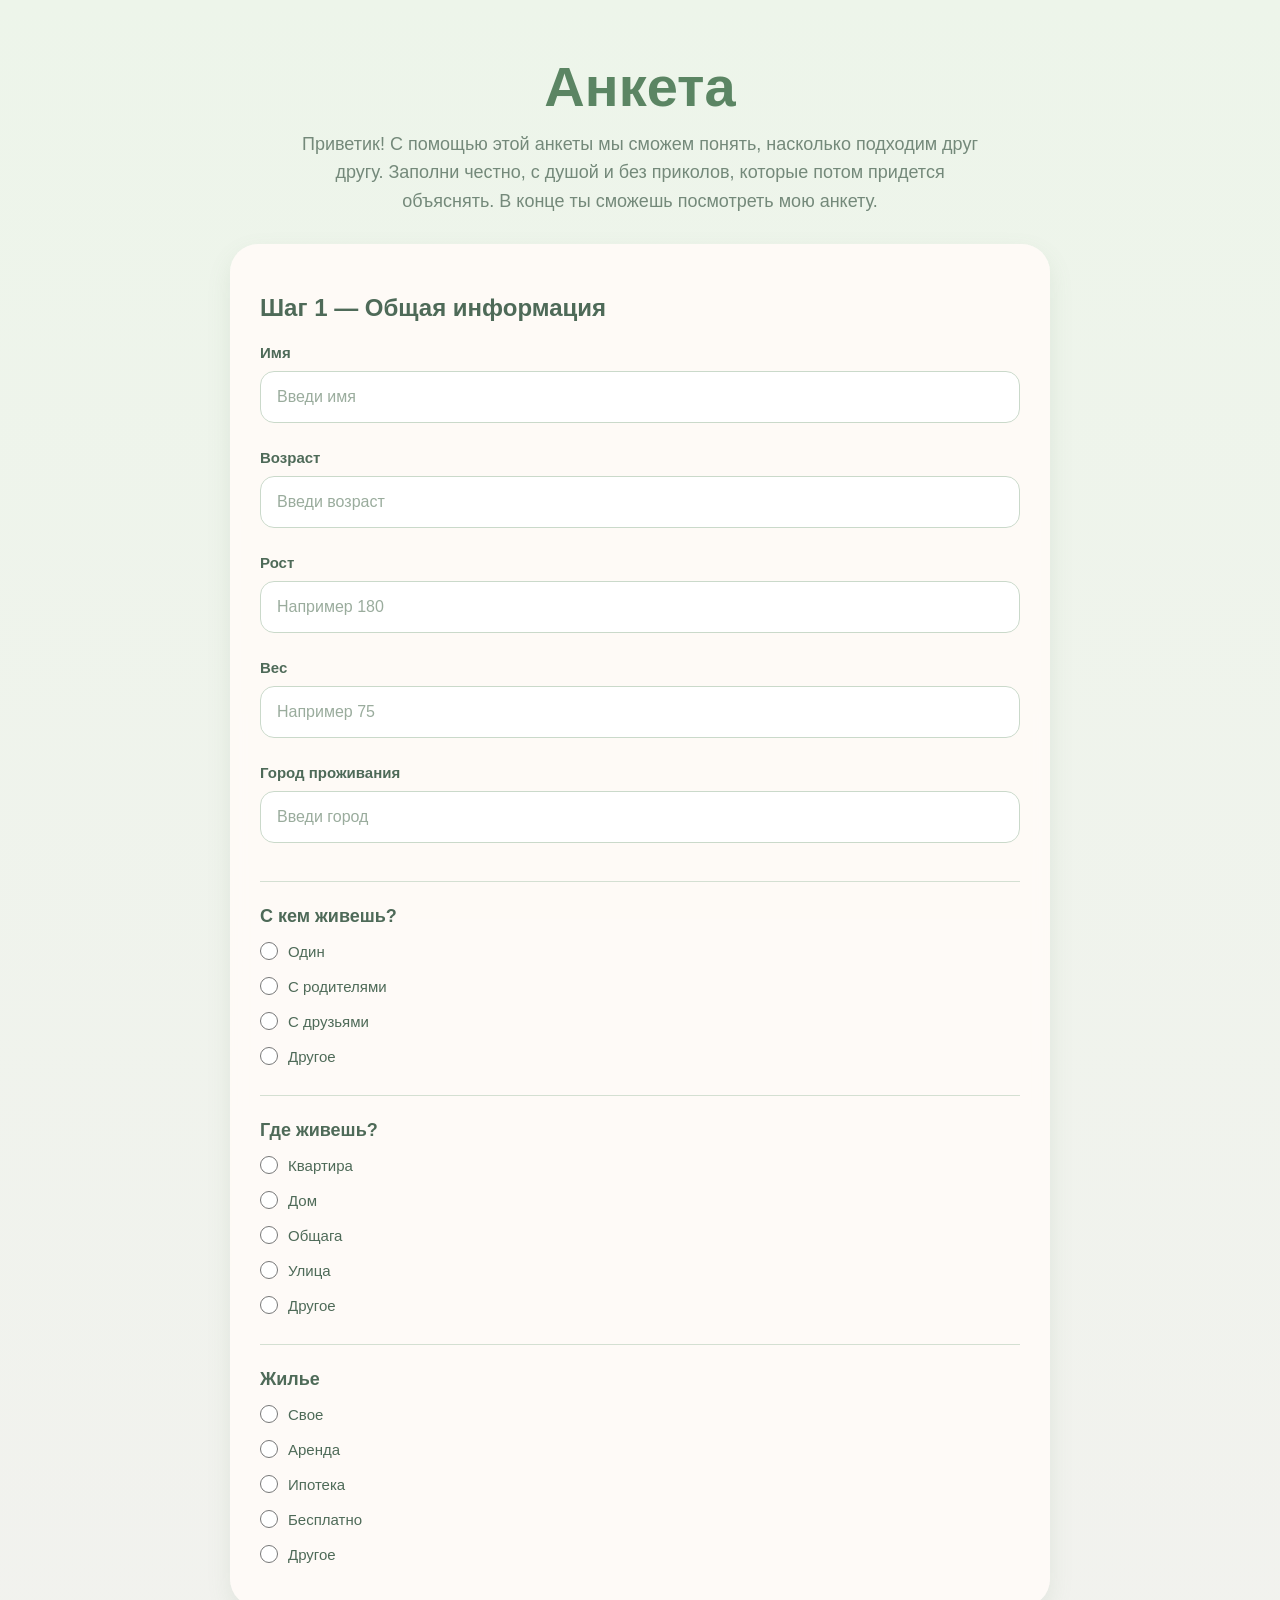
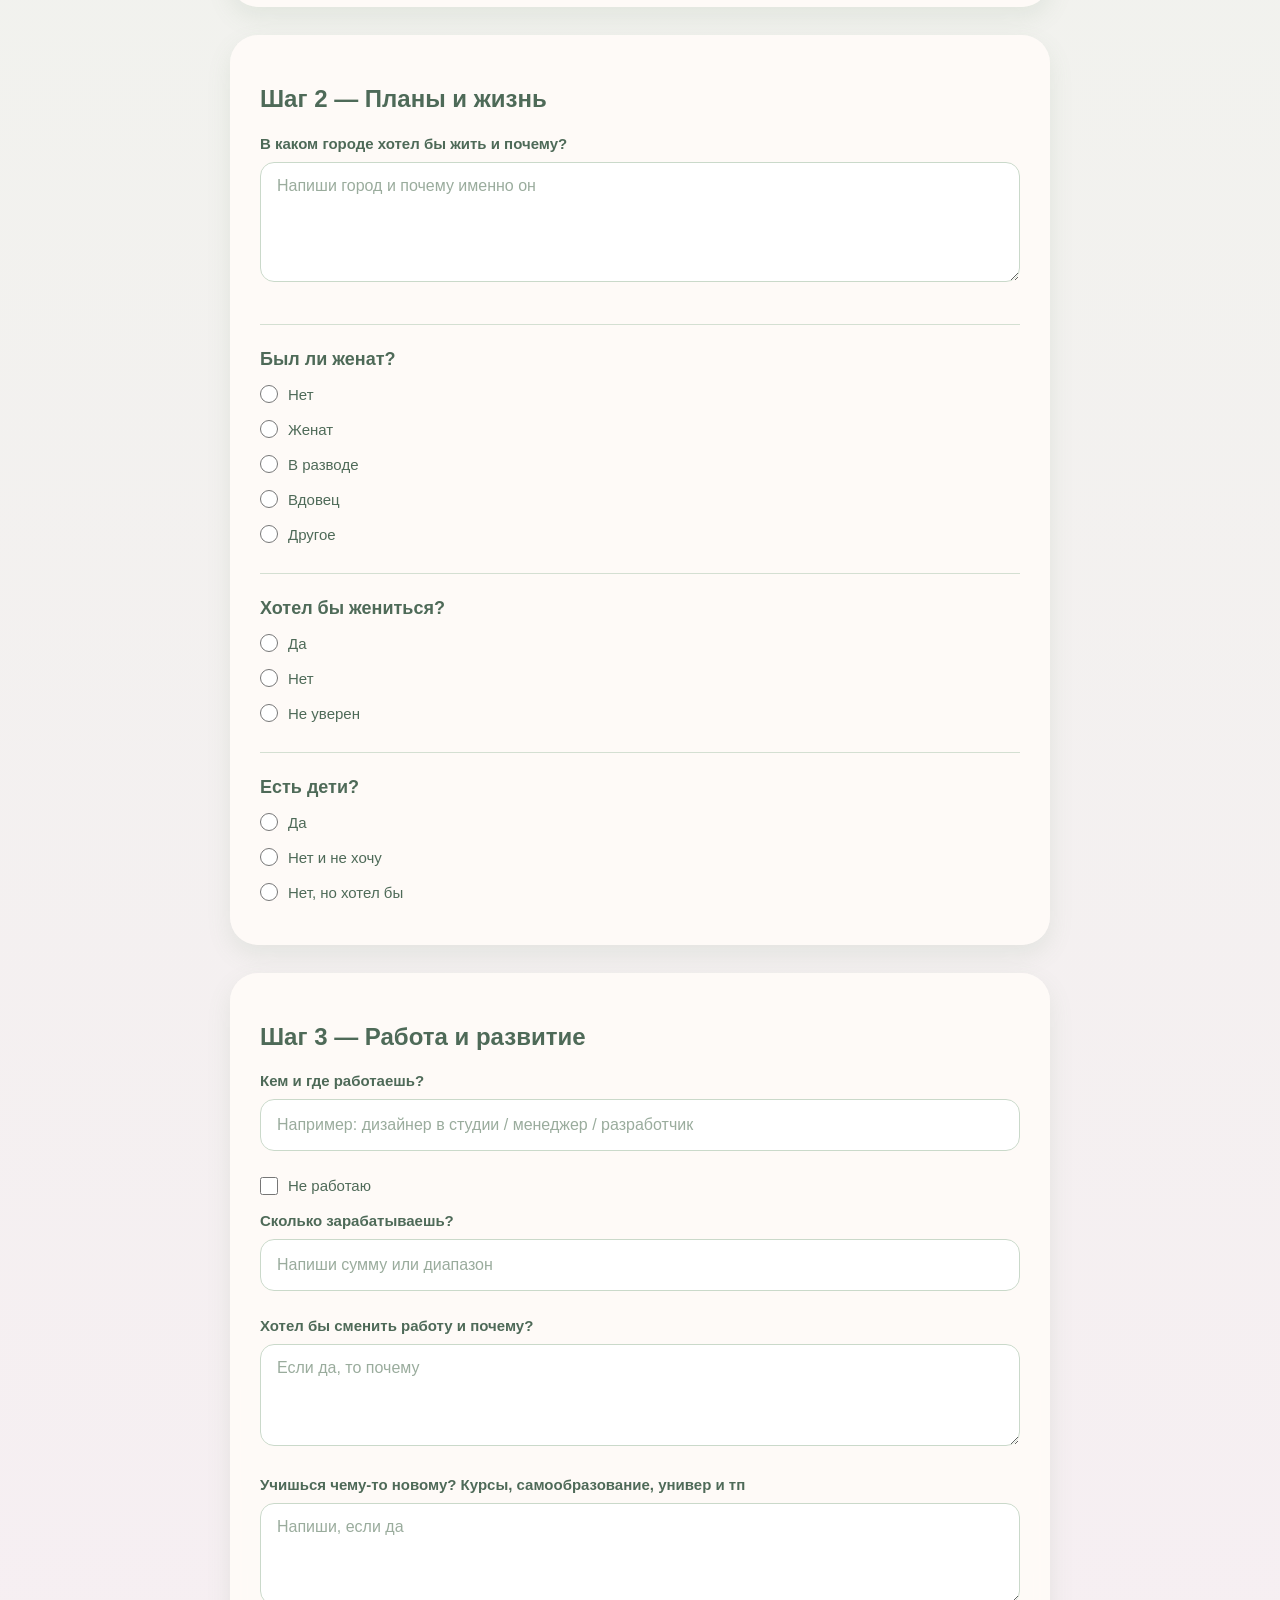
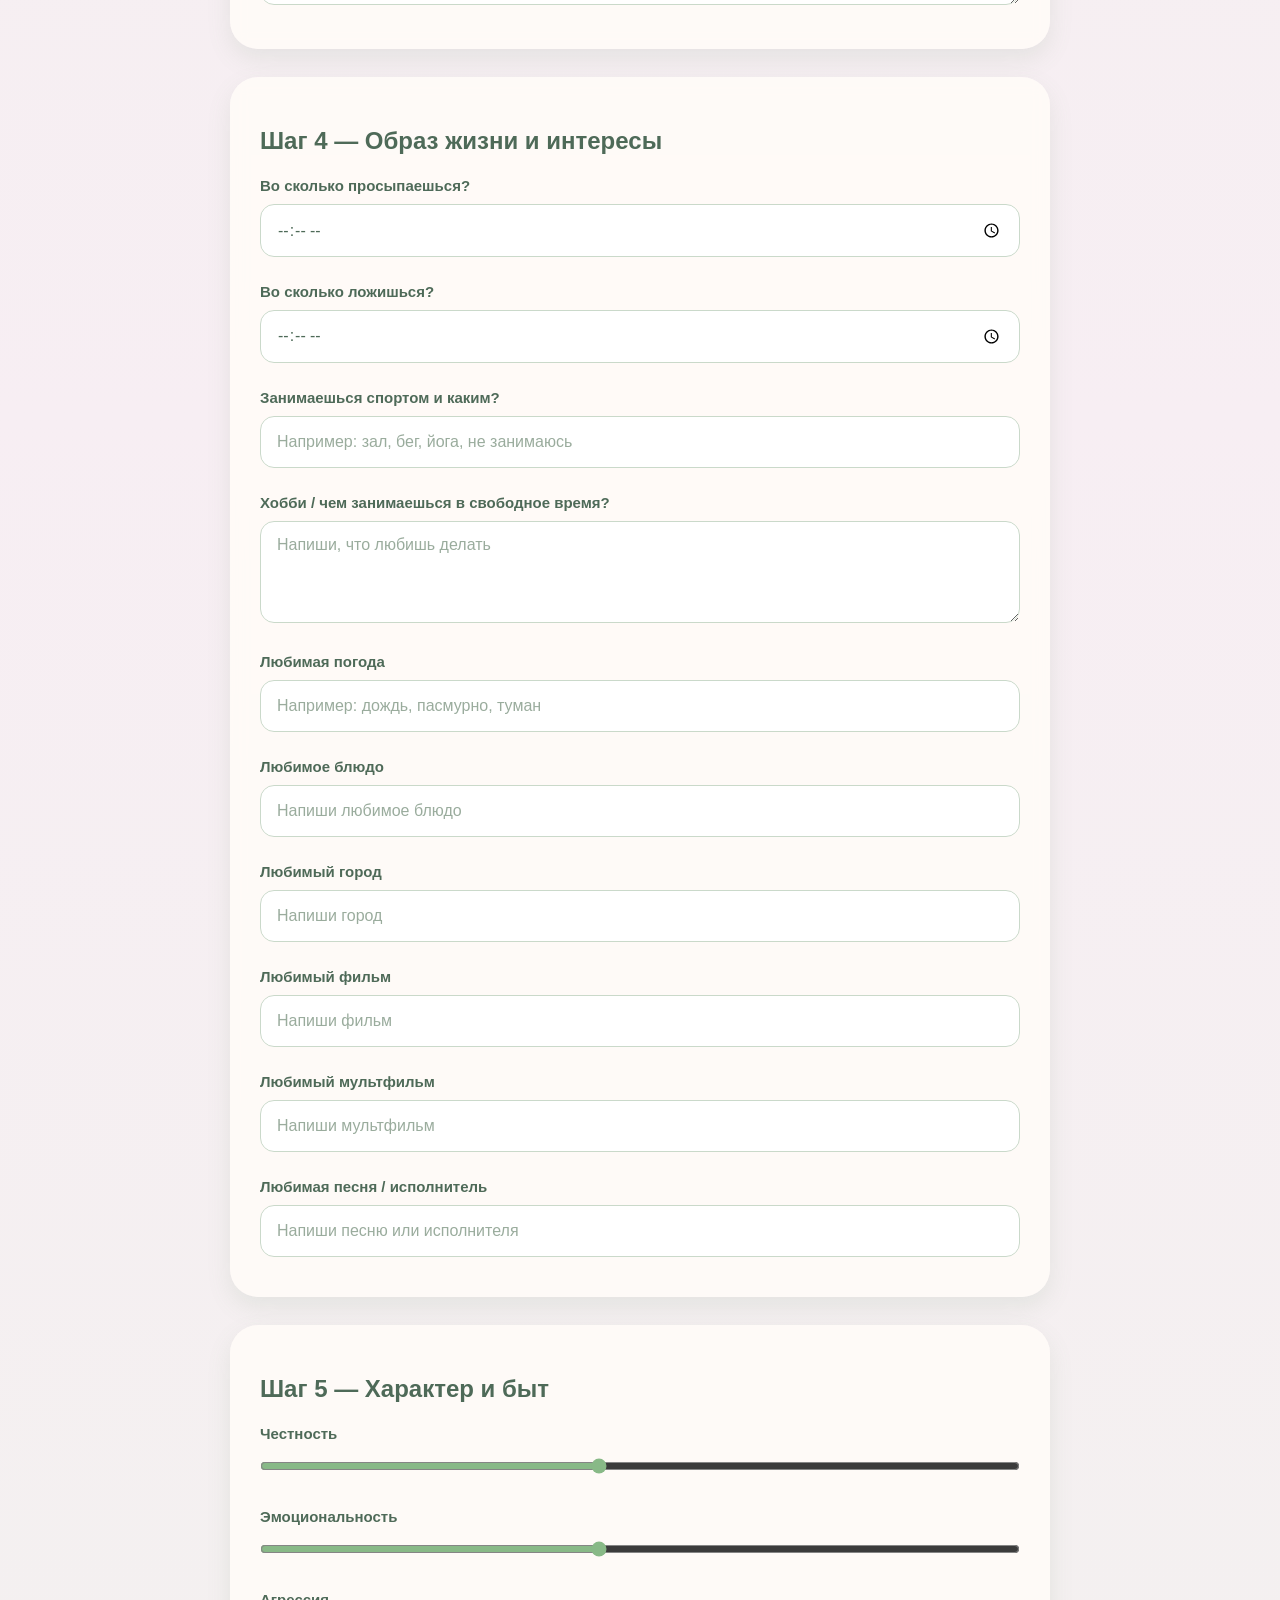
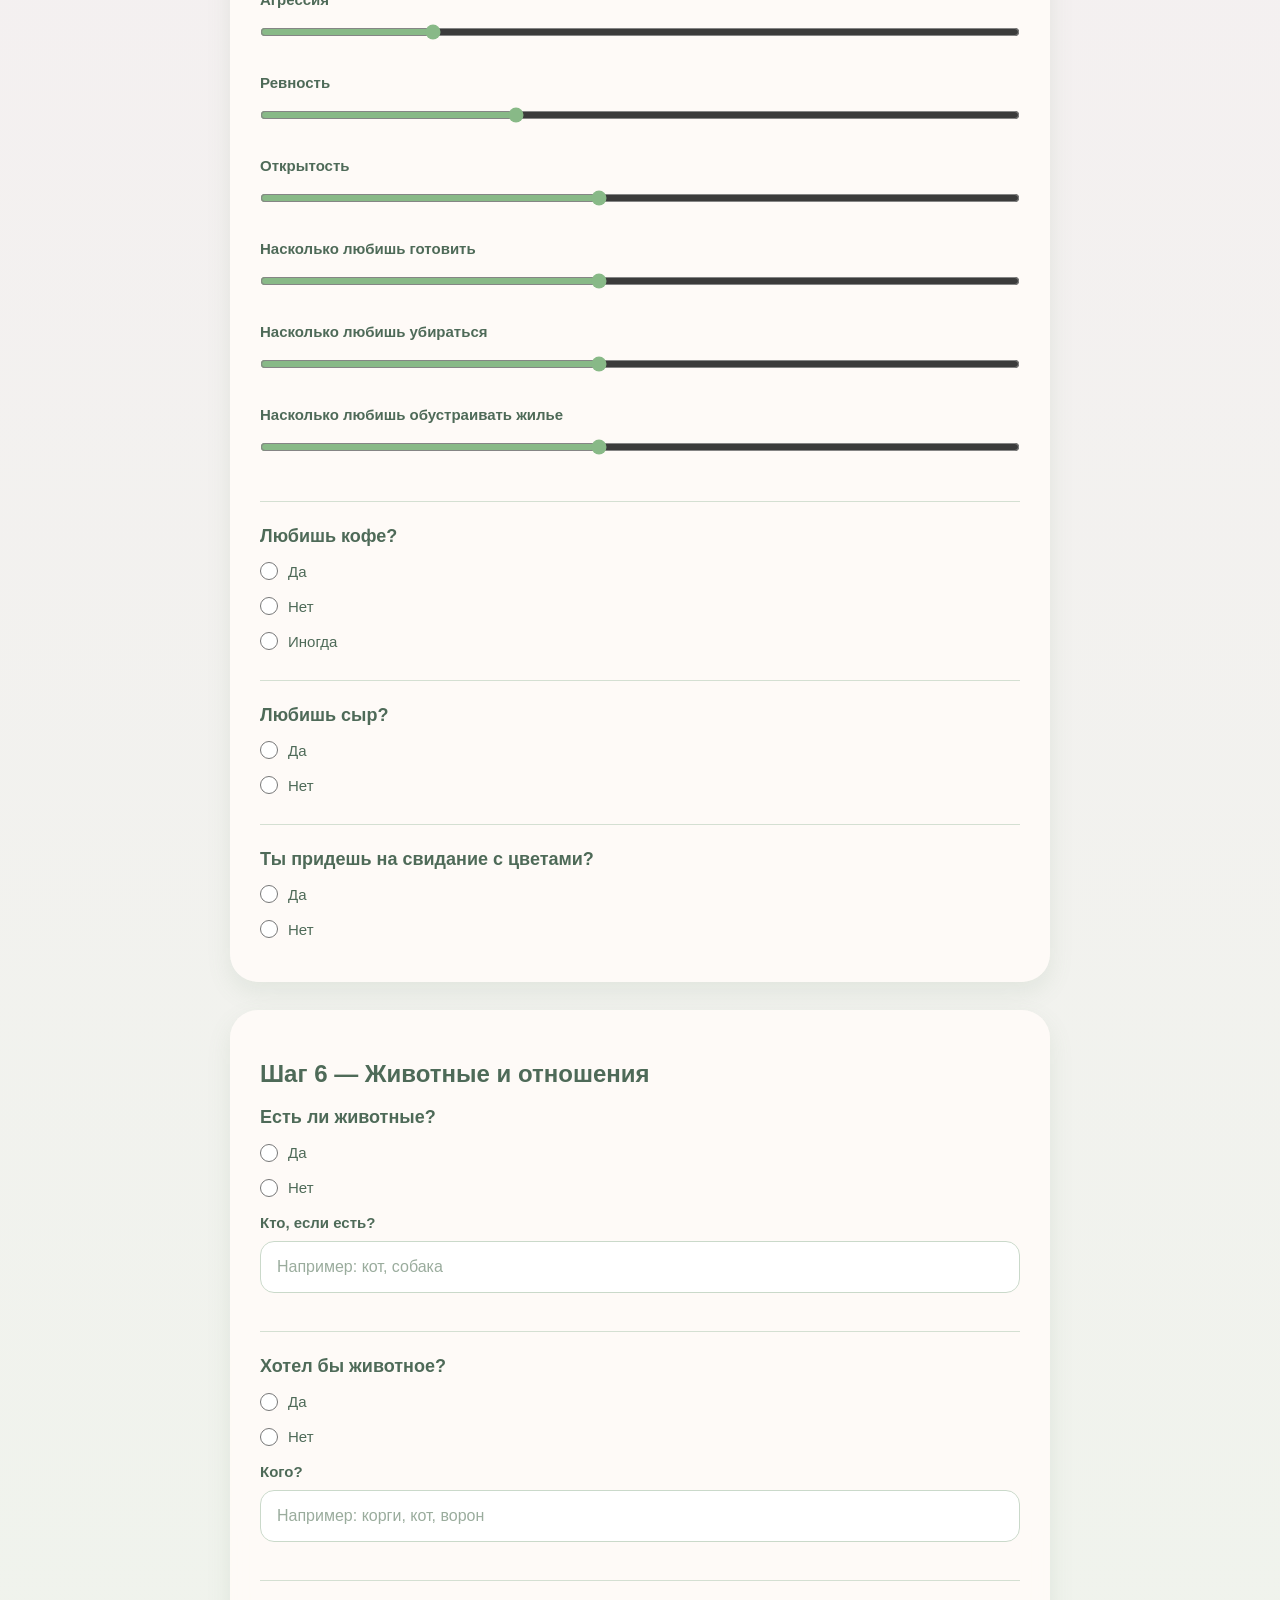
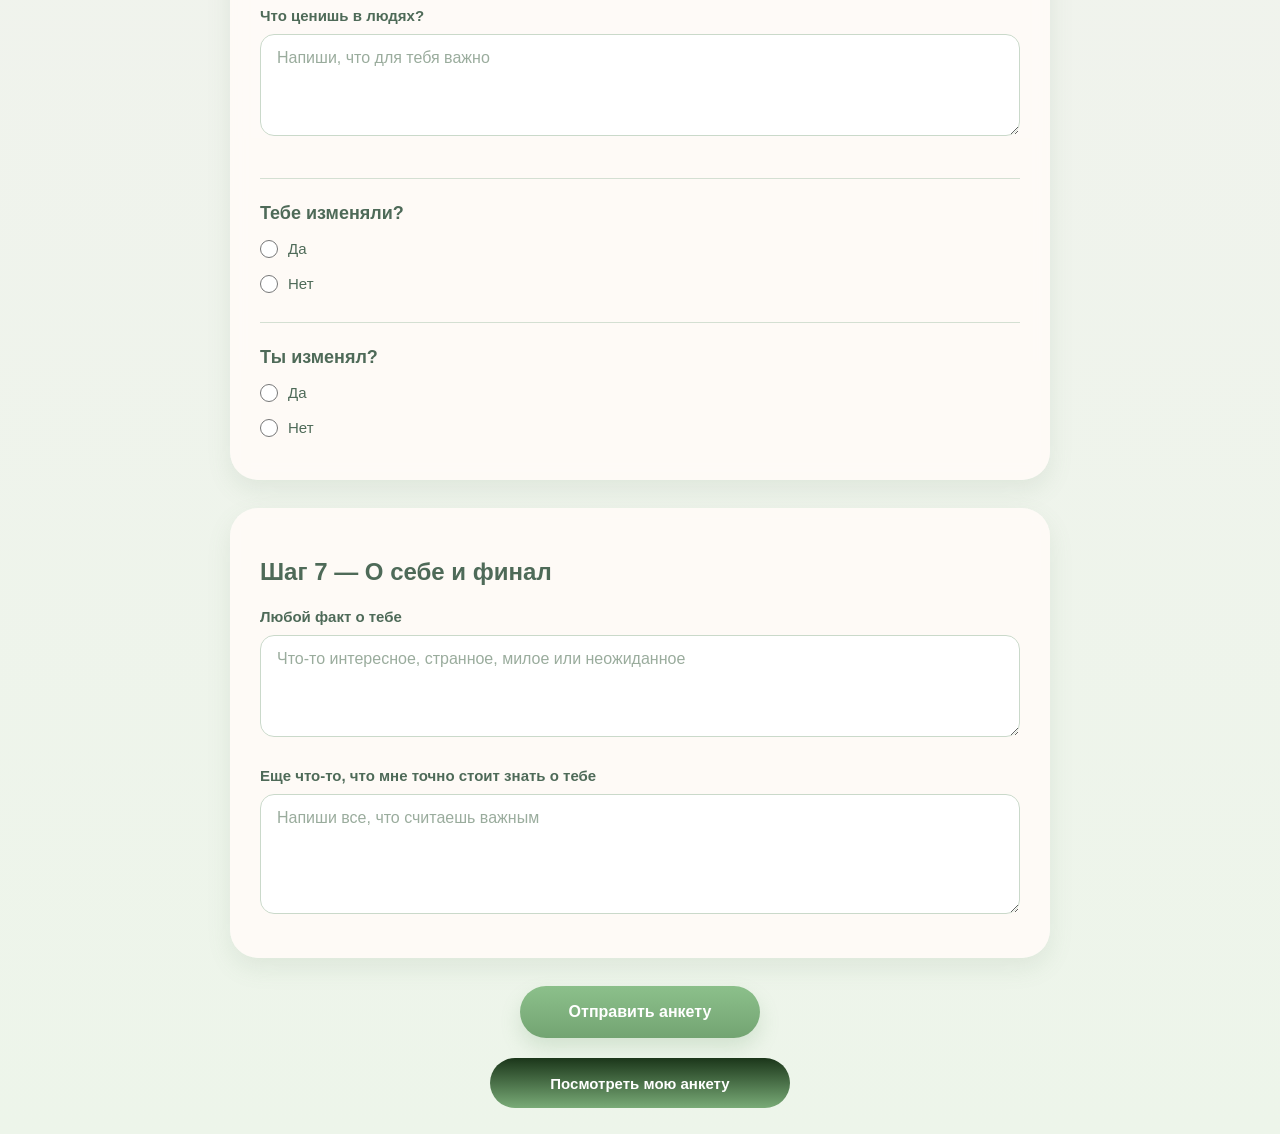
<file: index.html>
<!DOCTYPE html>
<html lang="ru">

<head>
  <meta charset="UTF-8">
  <meta name="viewport" content="width=device-width, initial-scale=1.0">
  <title>Анкета</title>
  <link rel="stylesheet" href="css/style.css">
</head>

<body>
  <main class="page">
    <header class="header">
      <div class="container">
        <h1 class="title">Анкета</h1>
        <p class="subtitle">
          Приветик! С помощью этой анкеты мы сможем понять, насколько подходим друг другу.
          Заполни честно, с душой и без приколов, которые потом придется объяснять.
          В конце ты сможешь посмотреть мою анкету.
        </p>
      </div>
    </header>

    <section class="form-section">
      <div class="container form-container">
        <form class="candidate-form" id="candidateForm">

          <!-- Шаг 1 -->
          <div class="form-step active" data-step="1">
            <h2 class="step-title">Шаг 1 — Общая информация</h2>

            <div class="step">
              <label for="name">Имя</label>
              <input type="text" id="name" name="name" placeholder="Введи имя" required>

              <label for="age">Возраст</label>
              <input type="number" id="age" name="age" min="18" max="99" placeholder="Введи возраст" required>

              <label for="height">Рост</label>
              <input type="number" id="height" name="height" placeholder="Например 180">

              <label for="weight">Вес</label>
              <input type="number" id="weight" name="weight" placeholder="Например 75">

              <label for="city">Город проживания</label>
              <input type="text" id="city" name="city" placeholder="Введи город" required>
            </div>

            <div class="step">
              <p class="question">С кем живешь?</p>
              <label>
                <input type="radio" name="living_with" value="Один" required>
                Один
              </label>
              <label>
                <input type="radio" name="living_with" value="С родителями">
                С родителями
              </label>
              <label>
                <input type="radio" name="living_with" value="С друзьями">
                С друзьями
              </label>
              <label>
                <input type="radio" name="living_with" value="Другое">
                Другое
              </label>
              <input type="text" id="living-with-other" name="living_with_other" placeholder="Напиши свой вариант" class="other-input hidden">
            </div>

            <div class="step">
              <p class="question">Где живешь?</p>
              <label>
                <input type="radio" name="housing_type" value="Квартира" required>
                Квартира
              </label>
              <label>
                <input type="radio" name="housing_type" value="Дом">
                Дом
              </label>
              <label>
                <input type="radio" name="housing_type" value="Общага">
                Общага
              </label>
              <label>
                <input type="radio" name="housing_type" value="Улица">
                Улица
              </label>
              <label>
                <input type="radio" name="housing_type" value="Другое">
                Другое
              </label>
              <input type="text" id="housing-type-other" name="housing_type_other" placeholder="Напиши свой вариант" class="other-input hidden">
            </div>

            <div class="step">
              <p class="question">Жилье</p>
              <label>
                <input type="radio" name="housing_status" value="Свое" required>
                Свое
              </label>
              <label>
                <input type="radio" name="housing_status" value="Аренда">
                Аренда
              </label>
              <label>
                <input type="radio" name="housing_status" value="Ипотека">
                Ипотека
              </label>
              <label>
                <input type="radio" name="housing_status" value="Бесплатно">
                Бесплатно
              </label>
              <label>
                <input type="radio" name="housing_status" value="Другое">
                Другое
              </label>
              <input type="text" id="housing-status-other" name="housing_status_other" placeholder="Напиши свой вариант" class="other-input hidden">
            </div>
          </div>

          <!-- Шаг 2 -->
          <div class="form-step" data-step="2">
            <h2 class="step-title">Шаг 2 — Планы и жизнь</h2>

            <div class="step">
              <label for="dream-city">В каком городе хотел бы жить и почему?</label>
              <textarea id="dream-city" name="dream_city" rows="5" placeholder="Напиши город и почему именно он"></textarea>
            </div>

            <div class="step">
              <p class="question">Был ли женат?</p>
              <label>
                <input type="radio" name="marital_status" value="Нет" required>
                Нет
              </label>
              <label>
                <input type="radio" name="marital_status" value="Женат">
                Женат
              </label>
              <label>
                <input type="radio" name="marital_status" value="В разводе">
                В разводе
              </label>
              <label>
                <input type="radio" name="marital_status" value="Вдовец">
                Вдовец
              </label>
              <label>
                <input type="radio" name="marital_status" value="Другое">
                Другое
              </label>
              <input type="text" id="marital-status-other" name="marital_status_other" placeholder="Напиши свой вариант" class="other-input hidden">
            </div>

            <div class="step">
              <p class="question">Хотел бы жениться?</p>
              <label>
                <input type="radio" name="want_marriage" value="Да" required>
                Да
              </label>
              <label>
                <input type="radio" name="want_marriage" value="Нет">
                Нет
              </label>
              <label>
                <input type="radio" name="want_marriage" value="Не уверен">
                Не уверен
              </label>
            </div>

            <div class="step">
              <p class="question">Есть дети?</p>
              <label>
                <input type="radio" name="children" value="Да" required>
                Да
              </label>
              <label>
                <input type="radio" name="children" value="Нет и не хочу">
                Нет и не хочу
              </label>
              <label>
                <input type="radio" name="children" value="Нет, но хотел бы">
                Нет, но хотел бы
              </label>
            </div>
          </div>

          <!-- Шаг 3 -->
          <div class="form-step" data-step="3">
            <h2 class="step-title">Шаг 3 — Работа и развитие</h2>

            <div class="step">
              <label for="job">Кем и где работаешь?</label>
              <input type="text" id="job" name="job" placeholder="Например: дизайнер в студии / менеджер / разработчик">

              <label>
                <input type="checkbox" name="not_working" value="Не работаю">
                Не работаю
              </label>

              <label for="income">Сколько зарабатываешь?</label>
              <input type="text" id="income" name="income" placeholder="Напиши сумму или диапазон">

              <label for="change-job">Хотел бы сменить работу и почему?</label>
              <textarea id="change-job" name="change_job" rows="4" placeholder="Если да, то почему"></textarea>

              <label for="study">Учишься чему-то новому? Курсы, самообразование, универ и тп</label>
              <textarea id="study" name="study" rows="4" placeholder="Напиши, если да"></textarea>
            </div>
          </div>

          <!-- Шаг 4 -->
          <div class="form-step" data-step="4">
            <h2 class="step-title">Шаг 4 — Образ жизни и интересы</h2>

            <div class="step">
              <label for="wake-up">Во сколько просыпаешься?</label>
              <input type="time" id="wake-up" name="wake_up">

              <label for="sleep-time">Во сколько ложишься?</label>
              <input type="time" id="sleep-time" name="sleep_time">

              <label for="sport">Занимаешься спортом и каким?</label>
              <input type="text" id="sport" name="sport" placeholder="Например: зал, бег, йога, не занимаюсь">

              <label for="hobby">Хобби / чем занимаешься в свободное время?</label>
              <textarea id="hobby" name="hobby" rows="4" placeholder="Напиши, что любишь делать"></textarea>

              <label for="weather">Любимая погода</label>
              <input type="text" id="weather" name="weather" placeholder="Например: дождь, пасмурно, туман">

              <label for="food">Любимое блюдо</label>
              <input type="text" id="food" name="food" placeholder="Напиши любимое блюдо">

              <label for="favorite-city">Любимый город</label>
              <input type="text" id="favorite-city" name="favorite_city" placeholder="Напиши город">

              <label for="film">Любимый фильм</label>
              <input type="text" id="film" name="film" placeholder="Напиши фильм">

              <label for="cartoon">Любимый мультфильм</label>
              <input type="text" id="cartoon" name="cartoon" placeholder="Напиши мультфильм">

              <label for="music">Любимая песня / исполнитель</label>
              <input type="text" id="music" name="music" placeholder="Напиши песню или исполнителя">
            </div>
          </div>

          <!-- Шаг 5 -->
          <div class="form-step" data-step="5">
            <h2 class="step-title">Шаг 5 — Характер и быт</h2>

            <div class="step">
              <label for="honesty">Честность</label>
              <input type="range" id="honesty" name="honesty" min="1" max="10" value="5">

              <label for="emotionality">Эмоциональность</label>
              <input type="range" id="emotionality" name="emotionality" min="1" max="10" value="5">

              <label for="aggression">Агрессия</label>
              <input type="range" id="aggression" name="aggression" min="1" max="10" value="3">

              <label for="jealousy">Ревность</label>
              <input type="range" id="jealousy" name="jealousy" min="1" max="10" value="4">

              <label for="openness">Открытость</label>
              <input type="range" id="openness" name="openness" min="1" max="10" value="5">

              <label for="cooking">Насколько любишь готовить</label>
              <input type="range" id="cooking" name="cooking" min="1" max="10" value="5">

              <label for="cleaning">Насколько любишь убираться</label>
              <input type="range" id="cleaning" name="cleaning" min="1" max="10" value="5">

              <label for="home-space">Насколько любишь обустраивать жилье</label>
              <input type="range" id="home-space" name="home_space" min="1" max="10" value="5">
            </div>

            <div class="step">
              <p class="question">Любишь кофе?</p>
              <label>
                <input type="radio" name="coffee" value="Да" required>
                Да
              </label>
              <label>
                <input type="radio" name="coffee" value="Нет">
                Нет
              </label>
              <label>
                <input type="radio" name="coffee" value="Иногда">
                Иногда
              </label>
            </div>

            <div class="step">
              <p class="question">Любишь сыр?</p>
              <label>
                <input type="radio" name="cheese" value="Да" required>
                Да
              </label>
              <label>
                <input type="radio" name="cheese" value="Нет">
                Нет
              </label>
            </div>
            <div class="step">
              <p class="question">Ты придешь на свидание с цветами?</p>
              <label>
                <input type="radio" name="cheese" value="Да" required>
                Да
              </label>
              <label>
                <input type="radio" name="cheese" value="Нет">
                Нет
              </label>
            </div>
          </div>

          <!-- Шаг 6 -->
          <div class="form-step" data-step="6">
            <h2 class="step-title">Шаг 6 — Животные и отношения</h2>

            <div class="step">
              <p class="question">Есть ли животные?</p>
              <label>
                <input type="radio" name="pets_now" value="Да" required>
                Да
              </label>
              <label>
                <input type="radio" name="pets_now" value="Нет">
                Нет
              </label>

              <label for="pets-list">Кто, если есть?</label>
              <input type="text" id="pets-list" name="pets_list" placeholder="Например: кот, собака">
            </div>

            <div class="step">
              <p class="question">Хотел бы животное?</p>
              <label>
                <input type="radio" name="want_pet" value="Да" required>
                Да
              </label>
              <label>
                <input type="radio" name="want_pet" value="Нет">
                Нет
              </label>

              <label for="dream-pet">Кого?</label>
              <input type="text" id="dream-pet" name="dream_pet" placeholder="Например: корги, кот, ворон">
            </div>

            <div class="step">
              <label for="values">Что ценишь в людях?</label>
              <textarea id="values" name="values" rows="4" placeholder="Напиши, что для тебя важно"></textarea>
            </div>

            <div class="step">
              <p class="question">Тебе изменяли?</p>
              <label>
                <input type="radio" name="was_cheated_on" value="Да" required>
                Да
              </label>
              <label>
                <input type="radio" name="was_cheated_on" value="Нет">
                Нет
              </label>
            </div>

            <div class="step">
              <p class="question">Ты изменял?</p>
              <label>
                <input type="radio" name="cheated" value="Да" required>
                Да
              </label>
              <label>
                <input type="radio" name="cheated" value="Нет">
                Нет
              </label>
            </div>
          </div>

          <!-- Шаг 7 -->
          <div class="form-step" data-step="7">
            <h2 class="step-title">Шаг 7 — О себе и финал</h2>

            <div class="step">
              <label for="fact">Любой факт о тебе</label>
              <textarea id="fact" name="fact" rows="4" placeholder="Что-то интересное, странное, милое или неожиданное"></textarea>

              <label for="extra">Еще что-то, что мне точно стоит знать о тебе</label>
              <textarea id="extra" name="extra" rows="5" placeholder="Напиши все, что считаешь важным"></textarea>

              
            </div>
          </div>

          <div class="form-actions">
            <button type="submit" class="submit-btn">Отправить анкету</button>
          </div>

        </form>

        <div class="extra-actions">
          <a href="profile.html" class="my-form-link">Посмотреть мою анкету</a>
        </div>
      </div>
    </section>
  </main>

  <script src="js/script.js"></script>
</body>

</html>
</file>
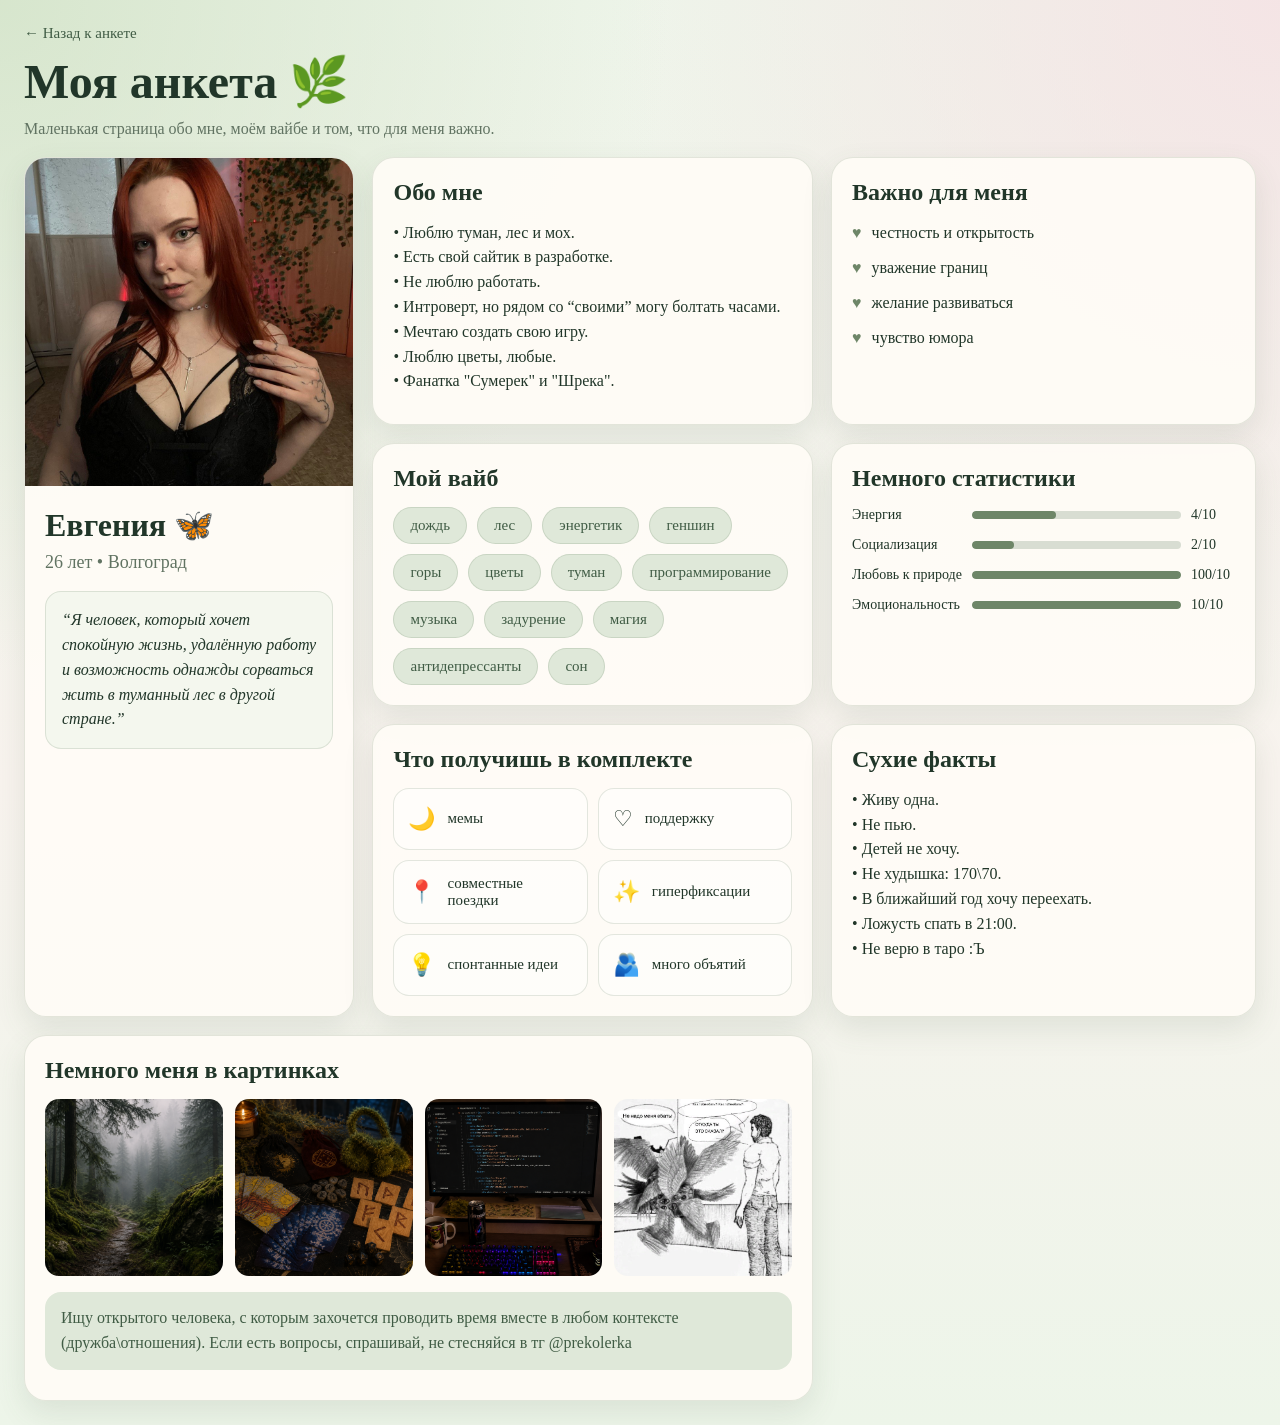
<file: profile.html>
<!DOCTYPE html>
<html lang="ru">
<head>
  <meta charset="UTF-8" />
  <meta name="viewport" content="width=device-width, initial-scale=1.0" />
  <title>Моя анкета</title>
  <link rel="stylesheet" href="css/profile.css" />
</head>

<body>
  <main class="profile-page">
    <div class="container">

      <header class="profile-header">
        <a href="index.html" class="back-link">← Назад к анкете</a>
        <h1 class="profile-title">Моя анкета 🌿</h1>
        <p class="profile-subtitle">
          Маленькая страница обо мне, моём вайбе и том, что для меня важно.
        </p>
      </header>

      <section class="profile-grid">

        <!-- Левая большая карточка -->
        <aside class="hero-card">
          <div class="hero-photo">
            <img src="assets/me.jpg" alt="Фото Евгении">
          </div>

          <div class="hero-info">
            <h2>Евгения 🦋</h2>
            <p class="hero-meta">26 лет • Волгоград</p>
            

            <blockquote>
              “Я человек, который хочет спокойную жизнь, удалённую работу
              и возможность однажды сорваться жить в туманный лес в другой стране.”
            </blockquote>
          </div>
        </aside>

        <!-- Обо мне -->
        <section class="card about-card">
          <h2>Обо мне</h2>
          <p>
            • Люблю туман, лес и мох. <br>
            • Есть свой сайтик в разработке.<br>
            • Не люблю работать.<br>
            • Интроверт, но рядом со “своими” могу болтать часами.<br>
            • Мечтаю создать свою игру. <br>
            • Люблю цветы, любые. <br>
            • Фанатка "Сумерек" и "Шрека".
          </p>
        
        
        </section>

        <!-- Важно -->
        <section class="card important-card">
          <h2>Важно для меня</h2>
          <ul class="list">
            <li>честность и открытость</li>
            
            <li>уважение границ</li>
            <li>желание развиваться</li>
            <li>чувство юмора</li>
          </ul>
        </section>

        <!-- Вайб -->
        <section class="card vibe-card">
          <h2>Мой вайб</h2>
          <div class="tags">
            <span>дождь</span>
            <span>лес</span>
            <span>энергетик</span>
            <span>геншин</span>
            <span>горы</span>
            <span>цветы</span>
            <span>туман</span>
            <span>программирование</span>
            <span>музыка</span>
            <span>задурение</span>
            <span>магия</span>
            <span>антидепрессанты</span>
            <span>сон</span>
          </div>
        </section>

        

       

        

        <!-- Статистика -->
        <section class="card stats-card">
          <h2>Немного статистики</h2>

          <div class="stat">
            <span>Энергия</span>
            <div class="stat-line"><span style="width: 40%;"></span></div>
            <b>4/10</b>
          </div>

          <div class="stat">
            <span>Социализация</span>
            <div class="stat-line"><span style="width: 20%;"></span></div>
            <b>2/10</b>
          </div>

          <div class="stat">
            <span>Любовь к природе</span>
            <div class="stat-line"><span style="width: 100%;"></span></div>
            <b>100/10</b>
          </div>
          <div class="stat">
            <span>Эмоциональность</span>
            <div class="stat-line"><span style="width: 100%;"></span></div>
            <b>10/10</b>
          </div>

        </section>

        <!-- Что получишь -->
        <section class="card starter-card">
          <h2>Что получишь в комплекте</h2>

          <div class="starter-grid">
            <div class="starter-item">🌙<span>мемы</span></div>
            <div class="starter-item">♡<span>поддержку</span></div>
            <div class="starter-item">📍<span>совместные поездки</span></div>
            <div class="starter-item">✨<span>гиперфиксации</span></div>
            <div class="starter-item">💡<span>спонтанные идеи</span></div>
            <div class="starter-item">🫂<span>много объятий</span></div>
          </div>
        </section>
        <section class="card about-card">
          <h2>Сухие факты</h2>
          <p>
            • Живу одна. <br>
            • Не пью. <br>
            • Детей не хочу.<br>
            • Не худышка: 170\70.<br>
            • В ближайший год хочу переехать. <br>
            • Ложусть спать в 21:00. <br>
            • Не верю в таро :Ъ
            
          </p>
        
        
        </section>

        <!-- Картинки -->
        <section class="card gallery-card">
          <h2>Немного меня в картинках</h2>
          <div class="gallery-grid">
            <img src="assets/forest.png" alt="">
            <img src="assets/arts.png" alt="">
            <img src="assets/comp.png" alt="">
            <img src="assets/mem.jpg" alt="">
          </div>

          <p class="final-note">
            Ищу открытого человека, с которым захочется проводить время вместе в любом контексте (дружба\отношения).
            Если есть вопросы, спрашивай, не стесняйся в тг @prekolerka
          </p>
        </section>

      </section>
    </div>
  </main>
</body>
</html>
</file>
<file: css/style.css>
/* ===== БАЗА ===== */
*,
*::before,
*::after {
  box-sizing: border-box;
}

:root {
  --bg-main: #edf5ea;
  --bg-pink: #f7eef3;
  --bg-card: rgba(255, 251, 248, 0.9);
  --bg-input: rgba(255, 255, 255, 0.9);

  --text-main: #4e6a58;
  --text-soft: #74897a;
  --text-placeholder: #9aac9d;

  --border: #cad9ca;
  --border-focus: #8db48e;

  --accent: #88b987;
  --accent-hover: #6f9f6f;

  --shadow-soft: 0 10px 24px rgba(104, 136, 109, 0.12);

  --radius-xl: 24px;
  --radius-lg: 18px;
  --radius-md: 14px;

  --container-width: 1100px;
  --form-width: 860px;
}

html {
  scroll-behavior: smooth;
}

body {
  margin: 0;
  font-family: Arial, sans-serif;
  color: var(--text-main);
  background: linear-gradient(
    180deg,
    var(--bg-main) 0%,
    var(--bg-pink) 48%,
    var(--bg-main) 100%
  );
}

img {
  display: block;
  max-width: 100%;
}

input,
textarea,
button,
select {
  font: inherit;
}

textarea {
  resize: vertical;
  min-height: 120px;
}

/* ===== ОСНОВА MOBILE FIRST ===== */
.page {
  min-height: 100vh;
}

.container {
  width: 100%;
  max-width: var(--container-width);
  margin: 0 auto;
  padding: 0 14px;
}

.--form_container,
.form-container {
  max-width: var(--form-width);
}

.header {
  padding: 34px 0 20px;
}

.header .container {
  text-align: center;
}

.header h1 {
  margin: 0 0 12px;
  font-size: 32px;
  line-height: 1.1;
  color: #5b8563;
}

.header p {
  margin: 0 auto;
  max-width: 700px;
  font-size: 15px;
  line-height: 1.55;
  color: var(--text-soft);
}

.form-section {
  padding-bottom: 26px;
}

.candidate-form {
  display: flex;
  flex-direction: column;
  gap: 18px;
  margin-bottom: 20px;
}

/* ===== БЛОК ФОРМЫ ===== */
.form-step {
  margin: 0;
  padding: 18px 14px;
  border: none;
  border-radius: 20px;
  background: var(--bg-card);
  box-shadow: var(--shadow-soft);
  backdrop-filter: blur(8px);
}

.form-step > p:first-child {
  margin-top: 0;
  margin-bottom: 18px;
  font-size: 19px;
  line-height: 1.25;
  font-weight: 700;
  color: #5b8563;
}

.step + .step {
  margin-top: 20px;
  padding-top: 18px;
  border-top: 1px solid rgba(202, 217, 202, 0.8);
}

.step p {
  margin: 0 0 14px;
  font-size: 16px;
  font-weight: 700;
  color: var(--text-main);
}

/* ===== ТЕКСТЫ И LABEL ===== */
label {
  display: block;
  margin-bottom: 8px;
  font-size: 16px;
  line-height: 1.4;
  font-weight: 600;
  color: var(--text-main);
}

/* ===== INPUT / TEXTAREA ===== */
input[type="text"],
input[type="number"],
input[type="time"],
input[type="file"],
textarea {
  width: 100%;
  min-height: 48px;
  padding: 12px 14px;
  border: 1.5px solid var(--border);
  border-radius: var(--radius-md);
  background: var(--bg-input);
  color: var(--text-main);
  outline: none;
  transition: border-color 0.2s ease, box-shadow 0.2s ease, background 0.2s ease;
  margin-bottom: 10px;
}

input::placeholder,
textarea::placeholder {
  color: var(--text-placeholder);
}

input:focus,
textarea:focus {
  border-color: var(--border-focus);
  box-shadow: 0 0 0 4px rgba(141, 180, 142, 0.18);
  background: rgba(255, 255, 255, 0.98);
}

.step > label:not(:first-child) {
  margin-top: 14px;
}

/* ===== RADIO / CHECKBOX ===== */
.step label:has(input[type="radio"]),
.step label:has(input[type="checkbox"]) {
  display: flex;
  align-items: center;
  gap: 10px;
  margin-bottom: 12px;
  font-size: 15px;
  line-height: 1.4;
  font-weight: 500;
  cursor: pointer;
}

input[type="radio"],
input[type="checkbox"] {
  width: 18px;
  height: 18px;
  margin: 0;
  accent-color: var(--accent);
  flex-shrink: 0;
}

/* ===== RANGE ===== */
input[type="range"] {
  width: 100%;
  margin: 6px 0 18px;
  accent-color: var(--accent);
  cursor: pointer;
}

/* ===== СКРЫТЫЕ ЭЛЕМЕНТЫ ===== */
.hidden {
  display: none;
}

/* ===== КНОПКА ===== */
button[type="submit"] {
  display: inline-flex;
  align-items: center;
  justify-content: center;
  width: 100%;
  min-height: 52px;
  padding: 14px 22px;
  border: none;
  border-radius: 999px;
  background: linear-gradient(180deg, #8cc08b 0%, #73a472 100%);
  color: #fff;
  font-size: 16px;
  font-weight: 700;
  cursor: pointer;
  box-shadow: 0 10px 20px rgba(115, 164, 114, 0.22);
  transition: transform 0.2s ease, background 0.2s ease, box-shadow 0.2s ease;
}

button[type="submit"]:hover {
  transform: translateY(-2px);
  background: linear-gradient(180deg, #82b881 0%, #689767 100%);
  box-shadow: 0 14px 24px rgba(115, 164, 114, 0.28);
}

button[type="submit"]:active {
  transform: translateY(0);
}


.extra-actions, .form-actions{
  text-align: center;
}
.extra-actions a {
  display: inline-flex;
  align-items: center;
  justify-content: center;
  width: 100%;
  max-width: 300px;
  min-height: 50px;
  padding: 12px 22px;
  border-radius: 999px;
  background: linear-gradient(180deg, #1b361a 0%, #79ab77 100%);
  color: #fff;
  text-decoration: none;
  font-size: 15px;
  font-weight: 700;
  transition: transform 0.2s ease, background 0.2s ease;
}

.extra-actions a:hover {
  transform: translateY(-2px);
  background: linear-gradient(180deg, #85ba83 0%, #6f9f6d 100%);
}


/* ===== TABLET ===== */
@media (min-width: 768px) {
  .container {
    padding: 0 20px;
  }

  .header {
    padding: 46px 0 24px;
  }

  .header h1 {
    font-size: 44px;
  }

  .header p {
    font-size: 17px;
  }

  .candidate-form {
    gap: 24px;
  }

  .form-step {
    padding: 24px 20px;
    border-radius: 24px;
  }

  .form-step > p:first-child {
    font-size: 22px;
    margin-bottom: 22px;
  }

  .step + .step {
    margin-top: 24px;
    padding-top: 20px;
  }

  .step p {
    font-size: 17px;
  }

  label {
    font-size: 15px;
  }

  .step label:has(input[type="radio"]),
  .step label:has(input[type="checkbox"]) {
    font-size: 15px;
  }

  input[type="text"],
  input[type="number"],
  input[type="time"],
  input[type="file"],
  textarea {
    min-height: 50px;
    padding: 13px 15px;
  }

  button[type="submit"] {
    width: auto;
    min-width: 240px;
  }

  .info {
    padding: 10px 20px 60px;
  }

  .info p {
    font-size: 16px;
  }

  .info a {
    width: auto;
    min-width: 240px;
  }
}

/* ===== DESKTOP ===== */
@media (min-width: 1024px) {
  .header {
    padding: 56px 0 28px;
  }

  .header h1 {
    font-size: 56px;
  }

  .header p {
    font-size: 18px;
    line-height: 1.6;
  }

  .candidate-form {
    gap: 28px;
  }

  .form-step {
    padding: 30px;
    border-radius: 28px;
  }

  .form-step > p:first-child {
    font-size: 24px;
    margin-bottom: 24px;
  }

  .step + .step {
    margin-top: 28px;
    padding-top: 24px;
  }

  .step p {
    font-size: 18px;
  }

  label {
    font-size: 15px;
  }

  input[type="text"],
  input[type="number"],
  input[type="time"],
  input[type="file"],
  textarea {
    min-height: 52px;
    padding: 14px 16px;
  }

  .info {
    padding-bottom: 70px;
  }
}
</file>
<file: css/profile.css>
*,
*::before,
*::after {
  box-sizing: border-box;
}

:root {
  --bg: #eef5ea;
  --card: rgba(255, 252, 247, 0.9);
  --card-strong: #fbf8f1;
  --text: #213629;
  --text-soft: #617362;
  --green: #6e8668;
  --green-dark: #405c45;
  --green-light: #dfe8d9;
  --red: #8d3333;
  --border: rgba(102, 126, 98, 0.18);
  --shadow: 0 12px 30px rgba(75, 99, 77, 0.12);
  --radius: 22px;
}

body {
  margin: 0;
  font-family: Georgia, "Times New Roman", serif;
  color: var(--text);
  background:
    radial-gradient(circle at top left, rgba(209, 226, 198, 0.8), transparent 35%),
    radial-gradient(circle at top right, rgba(246, 224, 228, 0.8), transparent 35%),
    linear-gradient(180deg, #eef5ea 0%, #f8f3ee 55%, #edf5e9 100%);
}

img {
  display: block;
  width: 100%;
}

.container {
  width: 100%;
  max-width: 1480px;
  margin: 0 auto;
  padding: 18px 14px 32px;
}

/* header */

.profile-header {
  margin-bottom: 16px;
}

.back-link {
  display: inline-flex;
  margin-bottom: 14px;
  color: var(--green-dark);
  text-decoration: none;
  font-size: 15px;
}

.profile-title {
  margin: 0 0 8px;
  font-size: 34px;
  line-height: 1.1;
  color: var(--text);
}

.profile-subtitle {
  margin: 0;
  max-width: 620px;
  color: var(--text-soft);
  font-size: 16px;
  line-height: 1.5;
}

/* grid */

.profile-grid {
  display: grid;
  grid-template-columns: 1fr;
  gap: 14px;
}

.card,
.hero-card {
  background: var(--card);
  border: 1px solid var(--border);
  border-radius: var(--radius);
  box-shadow: var(--shadow);
  overflow: hidden;
}

.card {
  padding: 20px;
}

.card h2 {
  margin: 0 0 14px;
  font-size: 24px;
  line-height: 1.2;
  color: var(--text);
}

.card p {
  margin: 0 0 10px;
  font-size: 16px;
  line-height: 1.55;
}

/* hero */

.hero-card {
  display: flex;
  flex-direction: column;
}

.hero-photo {
  aspect-ratio: 1 / 1;
  overflow: hidden;
}

.hero-photo img {
  height: 100%;
  object-fit: cover;
}

.hero-info {
  padding: 20px;
}

.hero-info h2 {
  margin: 0 0 8px;
  font-size: 32px;
}

.hero-meta {
  margin: 0 0 10px;
  color: var(--text-soft);
  font-size: 18px;
}

blockquote {
  margin: 18px 0 0;
  padding: 16px;
  border: 1px solid var(--border);
  border-radius: 16px;
  background: rgba(238, 245, 234, 0.65);
  font-style: italic;
  line-height: 1.55;
}

/* lists */

.list,
.check-list,
.cross-list {
  list-style: none;
  padding: 0;
  margin: 0;
}

.list li,
.check-list li,
.cross-list li {
  margin-bottom: 12px;
  font-size: 16px;
  line-height: 1.45;
}

.list li::before {
  content: "♥";
  margin-right: 10px;
  color: var(--green);
}

.check-list li::before {
  content: "✓";
  margin-right: 10px;
  color: var(--green-dark);
  font-weight: 700;
}

.cross-list li::before {
  content: "×";
  margin-right: 10px;
  color: var(--red);
  font-weight: 700;
}

/* tags */

.tags {
  display: flex;
  flex-wrap: wrap;
  gap: 10px;
}

.tags span {
  padding: 9px 16px;
  border: 1px solid var(--border);
  border-radius: 999px;
  background: var(--green-light);
  color: var(--green-dark);
  font-size: 15px;
}

/* places */

.places-grid,
.gallery-grid {
  display: grid;
  grid-template-columns: repeat(2, 1fr);
  gap: 12px;
}

.places-grid img,
.gallery-grid img {
  aspect-ratio: 1 / 1;
  object-fit: cover;
  border-radius: 14px;
}

/* music */

.music-box {
  display: flex;
  gap: 14px;
  align-items: center;
}

.music-cover {
  width: 74px;
  height: 74px;
  flex-shrink: 0;
  overflow: hidden;
  border-radius: 12px;
}

.music-cover img {
  height: 100%;
  object-fit: cover;
}

.music-artist,
.music-title {
  margin: 0;
}

.music-artist {
  color: var(--text-soft);
}

.music-title {
  font-weight: 700;
}

.fake-player {
  display: flex;
  align-items: center;
  gap: 8px;
  margin-top: 12px;
  font-size: 12px;
}

.player-line {
  width: 140px;
  height: 4px;
  border-radius: 999px;
  background: var(--green-light);
}

/* stats */

.stat {
  display: grid;
  grid-template-columns: 110px 1fr 44px;
  align-items: center;
  gap: 10px;
  margin-bottom: 14px;
  font-size: 14px;
}

.stat-line {
  height: 8px;
  border-radius: 999px;
  background: #d8ddd2;
  overflow: hidden;
}

.stat-line span {
  display: block;
  height: 100%;
  background: var(--green);
  border-radius: inherit;
}

.stat b {
  font-weight: 500;
}

/* starter */

.starter-grid {
  display: grid;
  grid-template-columns: 1fr;
  gap: 10px;
}

.starter-item {
  display: flex;
  align-items: center;
  gap: 12px;
  min-height: 62px;
  padding: 14px;
  border: 1px solid var(--border);
  border-radius: 16px;
  background: rgba(255, 255, 255, 0.45);
  font-size: 22px;
}

.starter-item span {
  font-size: 15px;
}

/* gallery */

.final-note {
  margin-top: 16px !important;
  padding: 14px 16px;
  border-radius: 16px;
  background: var(--green-light);
  color: var(--green-dark);
}

/* tablet */

@media (min-width: 768px) {
  .container {
    padding: 24px;
  }

  .profile-grid {
    grid-template-columns: repeat(2, 1fr);
    gap: 16px;
  }

  .hero-card {
    grid-row: span 2;
  }

  .profile-title {
    font-size: 42px;
  }

  .starter-grid {
    grid-template-columns: repeat(2, 1fr);
  }

  .gallery-card {
    grid-column: span 2;
  }

  .gallery-grid {
    grid-template-columns: repeat(4, 1fr);
  }
}

/* desktop */

@media (min-width: 1180px) {
  .profile-grid {
    grid-template-columns: 1.05fr 1.4fr 1.35fr;
    gap: 18px;
  }

  .hero-card {
    grid-row: span 3;
  }

  .about-card {
    grid-column: span 1;
  }

  .important-card {
    grid-column: span 1;
  }

  .vibe-card {
    grid-column: span 1;
  }

  .places-card {
    grid-column: span 1;
  }

  .music-card {
    grid-column: span 1;
  }

  .stats-card {
    grid-column: span 1;
  }

  .starter-card {
    grid-column: span 1;
  }

  .gallery-card {
    grid-column: span 2;
  }

  .flags-card {
    min-height: 280px;
  }

  .profile-title {
    font-size: 48px;
  }
}
</file>
